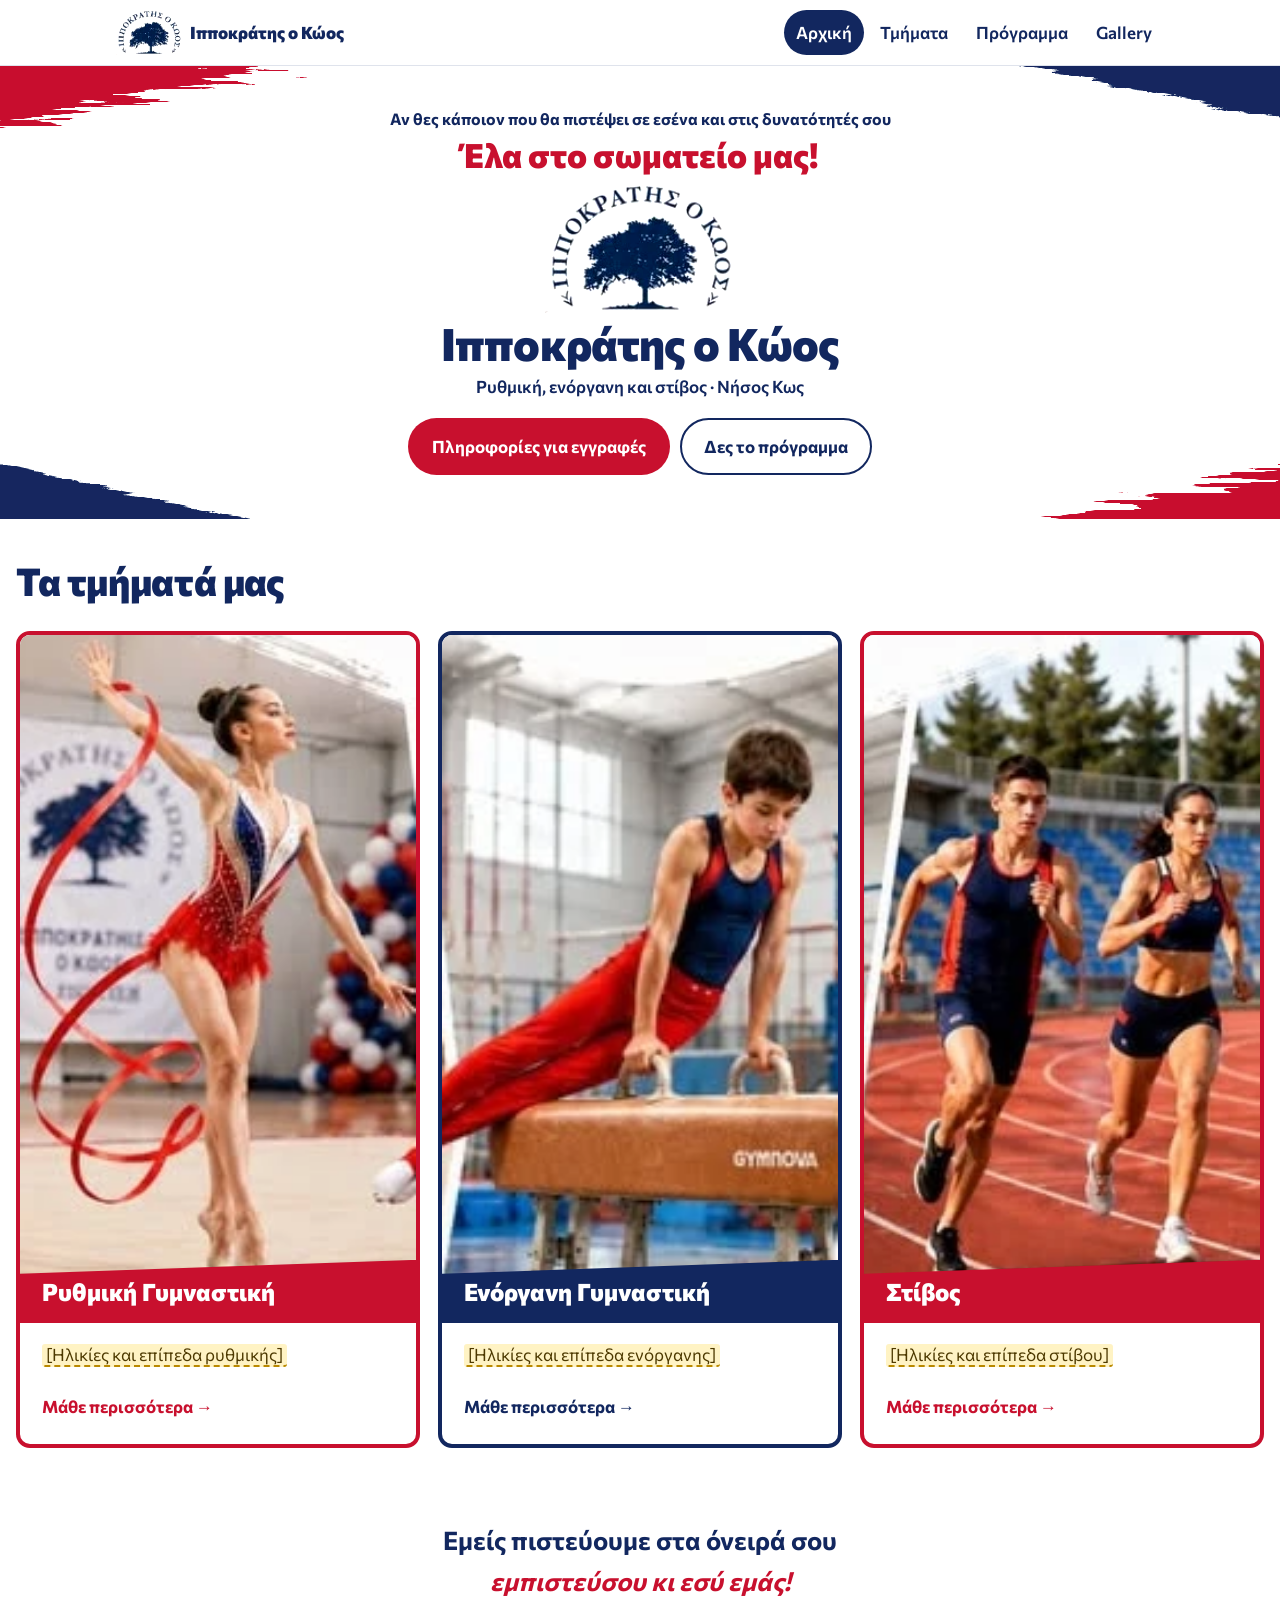
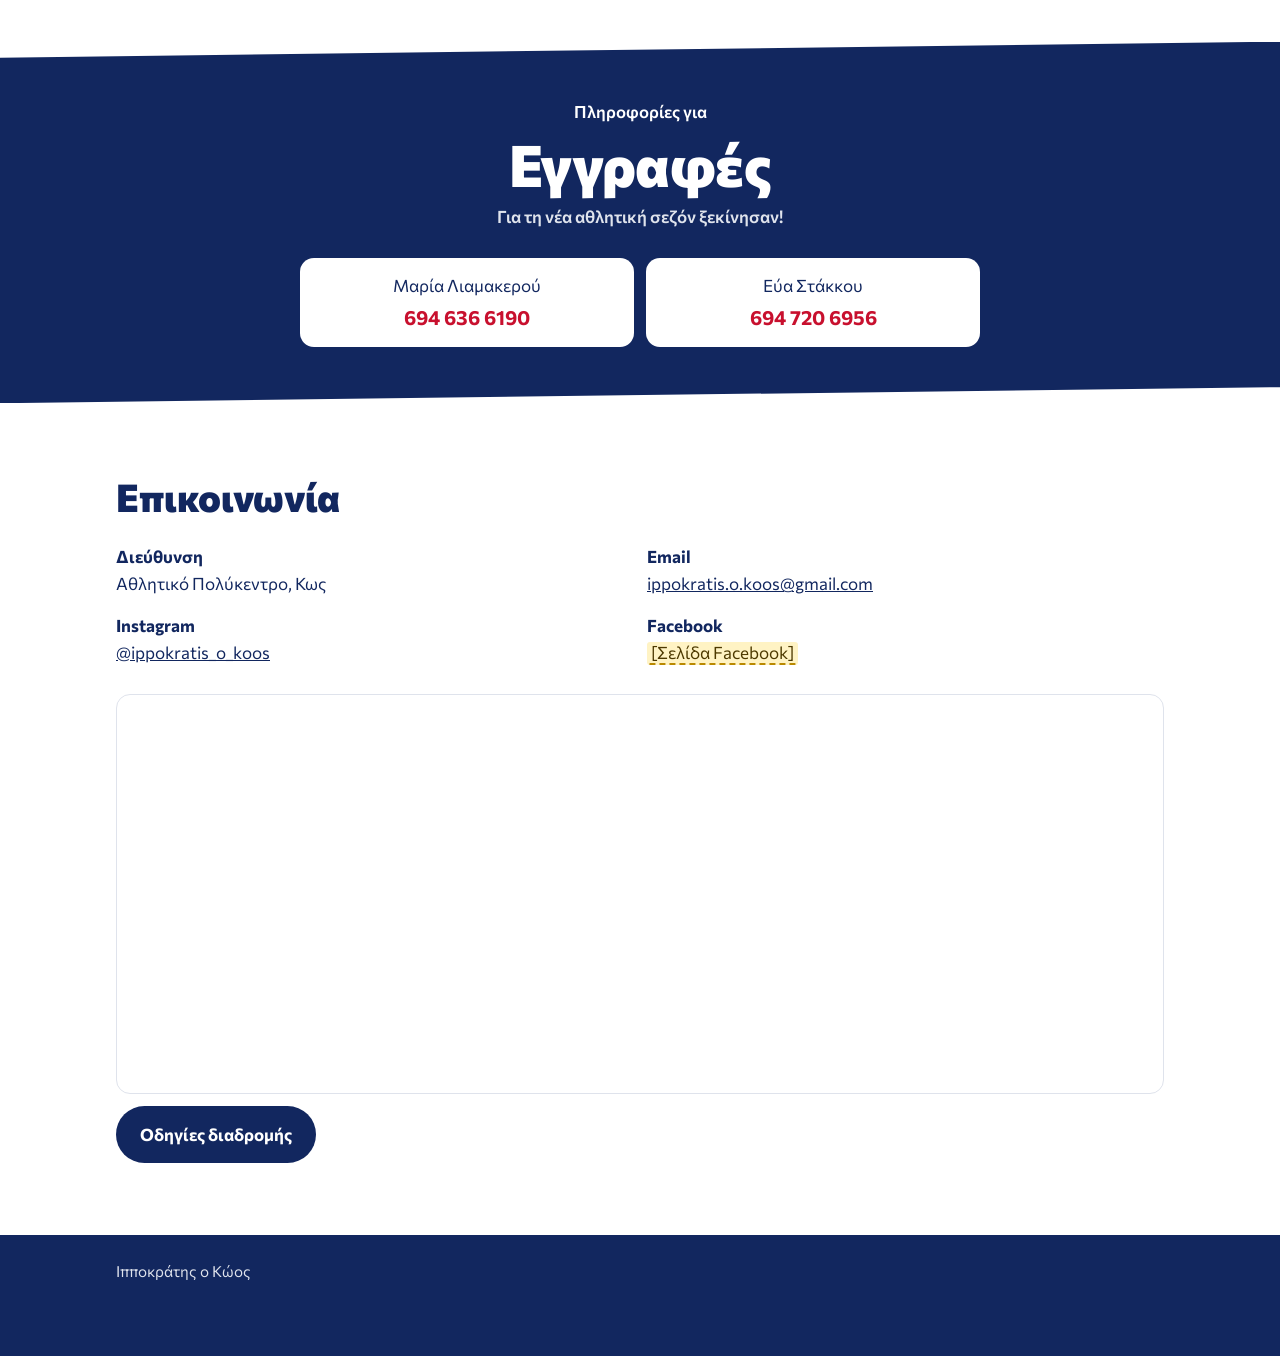
<file: site/index.html>
<!doctype html>
<html lang="el">
<head>
  <meta charset="utf-8">
  <meta name="viewport" content="width=device-width, initial-scale=1">
  <title>Ιπποκράτης ο Κώος | Αρχική</title>
  <meta name="description" content="Ιπποκράτης ο Κώος: σύλλογος ρυθμικής, ενόργανης γυμναστικής και στίβου στην Κω.">
  <link rel="preconnect" href="https://fonts.googleapis.com">
  <link rel="preconnect" href="https://fonts.gstatic.com" crossorigin>
  <link href="https://fonts.googleapis.com/css2?family=Commissioner:wght@400;600;700;800&display=swap" rel="stylesheet">
  <link rel="stylesheet" href="styles.css">
  <script src="site.js"></script>
</head>
<body>
  <header class="header">
    <div class="wrap">
      <a class="logo" href="index.html"><span class="emblem" aria-hidden="true"></span>Ιπποκράτης ο Κώος</a>
      <button class="nav-toggle" type="button" aria-expanded="false" aria-controls="main-nav" aria-label="Μενού">☰</button>
      <nav class="nav" id="main-nav" aria-label="Κύρια πλοήγηση">
        <a href="index.html" aria-current="page">Αρχική</a>
        <a href="tmimata.html">Τμήματα</a>
        <a href="program.html">Πρόγραμμα</a>
        <a href="gallery.html">Gallery</a>
      </nav>
    </div>
  </header>

  <main>
    <section class="hero">
      <svg class="hero-brush" viewBox="0 0 1000 1000" preserveAspectRatio="none" aria-hidden="true">
        <defs>
          <filter id="brush" x="-20%" y="-20%" width="140%" height="140%">
            <feTurbulence type="fractalNoise" baseFrequency="0.012 0.09" numOctaves="3" seed="4"/>
            <feDisplacementMap in="SourceGraphic" scale="70"/>
          </filter>
        </defs>
        <g filter="url(#brush)">
          <polygon points="-60,-60 330,-60 -60,170" fill="#c8102e"/>
          <polygon points="700,-60 1060,-60 1060,150" fill="#12275f"/>
          <polygon points="-60,840 -60,1060 280,1060" fill="#12275f"/>
          <polygon points="1060,850 1060,1060 730,1060" fill="#c8102e"/>
        </g>
      </svg>
      <div class="wrap">
        <p class="hero-slogan">Αν θες κάποιον που θα πιστέψει σε εσένα και στις δυνατότητές σου</p>
        <p class="hero-call">Έλα στο σωματείο μας!</p>
        <div class="emblem" role="img" aria-label="Το σήμα του συλλόγου Ιπποκράτης ο Κώος"></div>
        <h1>Ιπποκράτης ο Κώος</h1>
        <p class="hero-place">Ρυθμική, ενόργανη και στίβος · Νήσος Κως</p>
        <div class="actions">
          <a class="btn btn-primary" href="#eggrafes">Πληροφορίες για εγγραφές</a>
          <a class="btn btn-ghost" href="program.html">Δες το πρόγραμμα</a>
        </div>
      </div>
    </section>

    <section class="section">
      <div class="wrap wrap-wide">
        <h2>Τα τμήματά μας</h2>
        <div class="groups">
          <a class="group g-rythmiki" href="tmimata.html#rythmiki">
            <div class="group-photo" role="img" aria-label="Αθλήτρια ρυθμικής με κορδέλα"></div>
            <h3>Ρυθμική Γυμναστική</h3>
            <p><span class="ph">[Ηλικίες και επίπεδα ρυθμικής]</span></p>
            <p class="group-more">Μάθε περισσότερα →</p>
          </a>
          <a class="group g-enorgani" href="tmimata.html#enorgani">
            <div class="group-photo" role="img" aria-label="Αθλητής ενόργανης στον πλάγιο ίππο"></div>
            <h3>Ενόργανη Γυμναστική</h3>
            <p><span class="ph">[Ηλικίες και επίπεδα ενόργανης]</span></p>
            <p class="group-more">Μάθε περισσότερα →</p>
          </a>
          <a class="group g-stivos" href="tmimata.html#stivos">
            <div class="group-photo" role="img" aria-label="Αθλητές στίβου τρέχουν στον διάδρομο"></div>
            <h3>Στίβος</h3>
            <p><span class="ph">[Ηλικίες και επίπεδα στίβου]</span></p>
            <p class="group-more">Μάθε περισσότερα →</p>
          </a>
        </div>
      </div>
    </section>

    <section class="belief">
      <div class="wrap">
        <p>Εμείς πιστεύουμε στα όνειρά σου <em>εμπιστεύσου κι εσύ εμάς!</em></p>
      </div>
    </section>

    <section class="signup" id="eggrafes">
      <div class="wrap">
        <p class="signup-kicker">Πληροφορίες για</p>
        <h2>Εγγραφές</h2>
        <p class="signup-season">Για τη νέα αθλητική σεζόν ξεκίνησαν!</p>
        <div class="people">
          <a class="person" href="tel:+306946366190">Μαρία Λιαμακερού <strong>694 636 6190</strong></a>
          <a class="person" href="tel:+306947206956">Εύα Στάκκου <strong>694 720 6956</strong></a>
        </div>
      </div>
    </section>

    <section class="section" id="contact">
      <div class="wrap">
        <h2>Επικοινωνία</h2>
        <ul class="contact">
          <li><strong>Διεύθυνση</strong> Αθλητικό Πολύκεντρο, Κως</li>
          <li><strong>Email</strong> <a href="mailto:ippokratis.o.koos@gmail.com">ippokratis.o.koos@gmail.com</a></li>
          <li><strong>Instagram</strong> <a href="https://www.instagram.com/ippokratis_o_koos" target="_blank" rel="noopener">@ippokratis_o_koos</a></li>
          <li><strong>Facebook</strong> <span class="ph">[Σελίδα Facebook]</span></li>
        </ul>
        <div class="map">
          <iframe src="https://www.google.com/maps?q=%CE%9D%CE%AD%CE%BF%20%CE%A3%CF%84%CE%AC%CE%B4%CE%B9%CE%BF%20%CE%91%CE%BD%CF%84%CE%B1%CE%B3%CF%8C%CF%81%CE%B1%CF%82%20%CE%9A%CF%89&output=embed" title="Χάρτης: Αθλητικό Πολύκεντρο, Κως" loading="lazy" referrerpolicy="no-referrer-when-downgrade"></iframe>
          <a class="btn btn-dark" href="https://www.google.com/maps/dir/?api=1&destination=%CE%9D%CE%AD%CE%BF%20%CE%A3%CF%84%CE%AC%CE%B4%CE%B9%CE%BF%20%CE%91%CE%BD%CF%84%CE%B1%CE%B3%CF%8C%CF%81%CE%B1%CF%82%20%CE%9A%CF%89" target="_blank" rel="noopener">Οδηγίες διαδρομής</a>
        </div>
      </div>
    </section>
  </main>

  <div class="call-bar">
    <a href="tel:+306946366190" aria-label="Κλήση στη Μαρία Λιαμακερού">Κλήση: Μαρία</a>
    <a href="tel:+306947206956" aria-label="Κλήση στην Εύα Στάκκου">Κλήση: Εύα</a>
  </div>

  <footer class="footer">
    <div class="wrap">Ιπποκράτης ο Κώος</div>
  </footer>
</body>
</html>
</file>
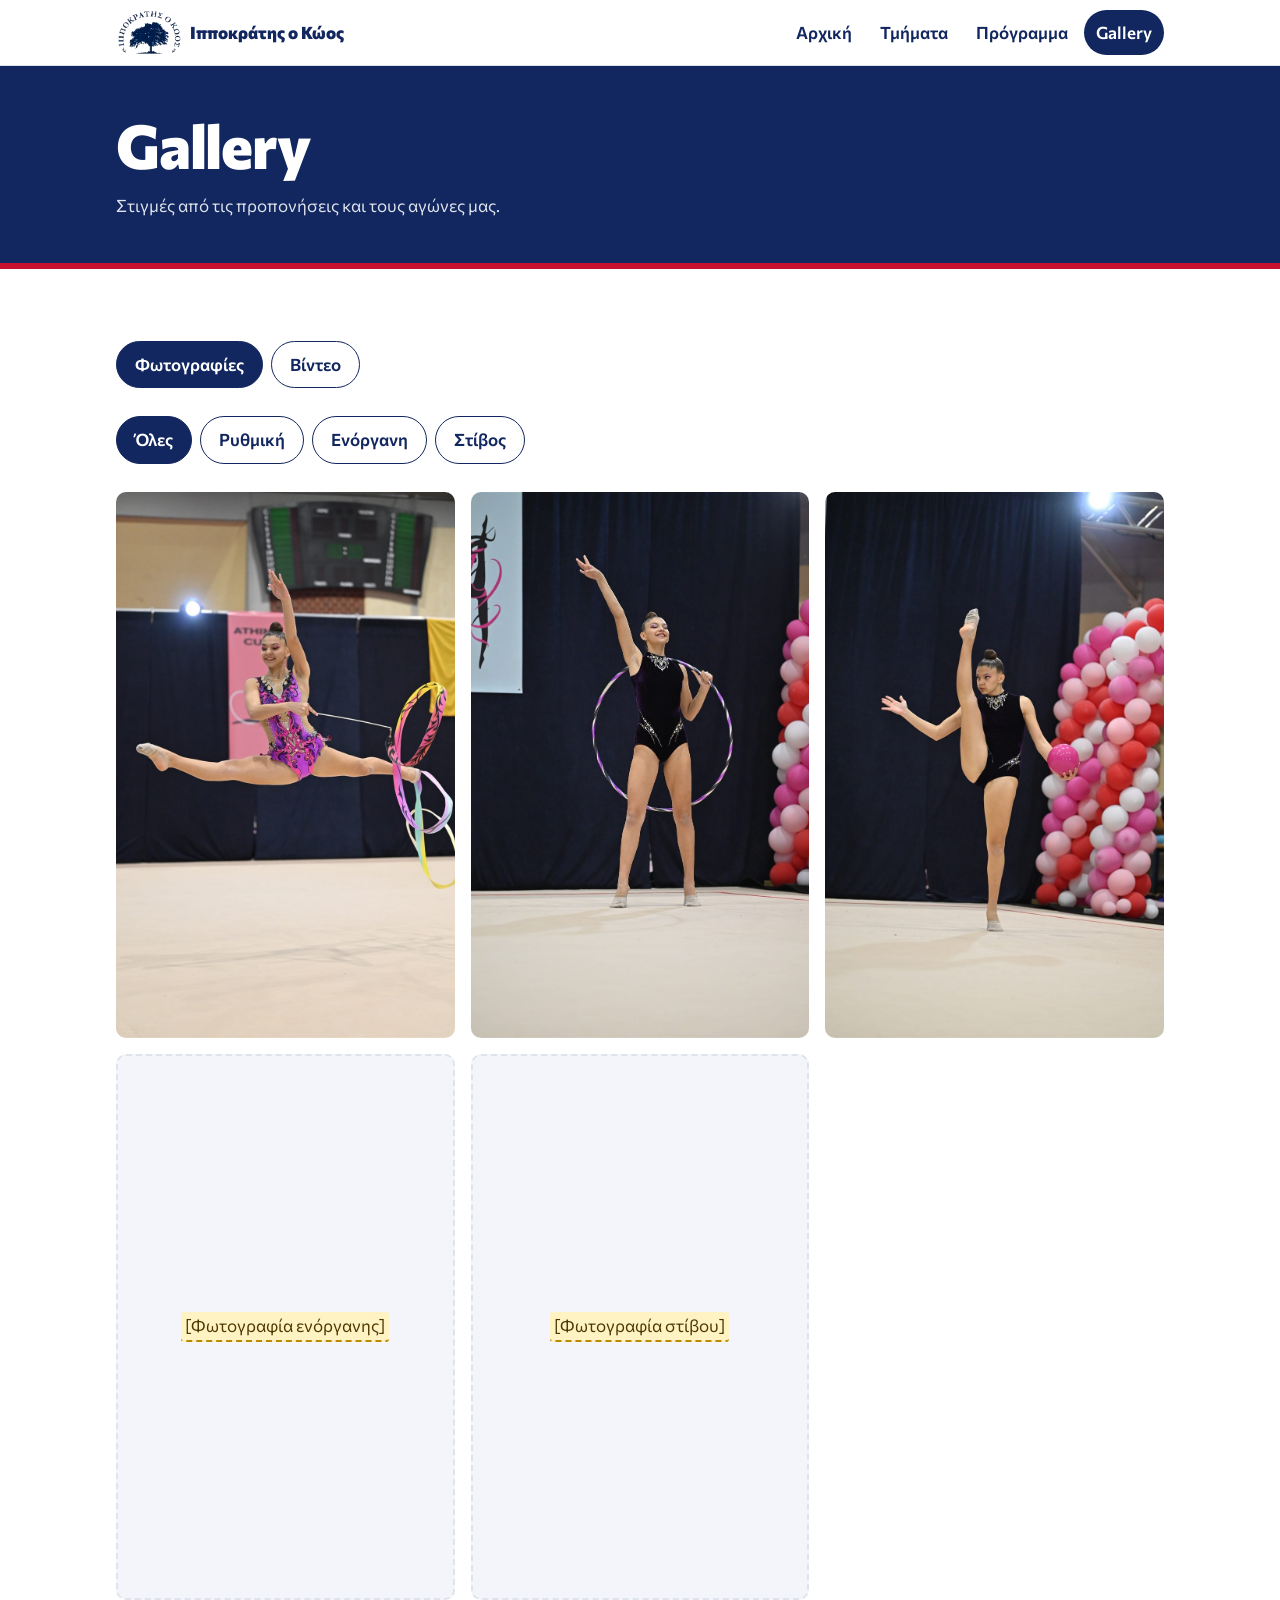
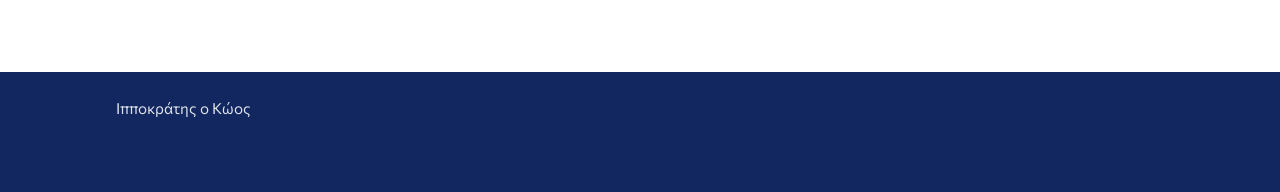
<file: site/gallery.html>
<!doctype html>
<html lang="el">
<head>
  <meta charset="utf-8">
  <meta name="viewport" content="width=device-width, initial-scale=1">
  <title>Ιπποκράτης ο Κώος | Gallery</title>
  <meta name="description" content="Φωτογραφίες και βίντεο από τον σύλλογο Ιπποκράτης ο Κώος.">
  <link rel="preconnect" href="https://fonts.googleapis.com">
  <link rel="preconnect" href="https://fonts.gstatic.com" crossorigin>
  <link href="https://fonts.googleapis.com/css2?family=Commissioner:wght@400;600;700;800&display=swap" rel="stylesheet">
  <link rel="stylesheet" href="styles.css">
  <script src="site.js"></script>
</head>
<body>
  <header class="header">
    <div class="wrap">
      <a class="logo" href="index.html"><span class="emblem" aria-hidden="true"></span>Ιπποκράτης ο Κώος</a>
      <button class="nav-toggle" type="button" aria-expanded="false" aria-controls="main-nav" aria-label="Μενού">☰</button>
      <nav class="nav" id="main-nav" aria-label="Κύρια πλοήγηση">
        <a href="index.html">Αρχική</a>
        <a href="tmimata.html">Τμήματα</a>
        <a href="program.html">Πρόγραμμα</a>
        <a href="gallery.html" aria-current="page">Gallery</a>
      </nav>
    </div>
  </header>

  <main>
    <section class="page-head">
      <div class="wrap">
        <h1>Gallery</h1>
        <p>Στιγμές από τις προπονήσεις και τους αγώνες μας.</p>
      </div>
    </section>

    <section class="section">
      <div class="wrap">
        <div class="filters" role="group" aria-label="Κατηγορία">
          <button type="button" data-tab="fotografies" aria-pressed="true">Φωτογραφίες</button>
          <button type="button" data-tab="video" aria-pressed="false">Βίντεο</button>
        </div>

        <div id="fotografies">
          <div class="filters" role="group" aria-label="Φίλτρο αθλήματος">
            <button type="button" data-filter="all" aria-pressed="true">Όλες</button>
            <button type="button" data-filter="rythmiki" aria-pressed="false">Ρυθμική</button>
            <button type="button" data-filter="enorgani" aria-pressed="false">Ενόργανη</button>
            <button type="button" data-filter="stivos" aria-pressed="false">Στίβος</button>
          </div>

          <div class="media-grid">
            <img class="media-item" data-group="rythmiki" src="images/rythmiki-9996.jpg" alt="Αθλήτρια ρυθμικής σε άλμα με κορδέλα" width="933" height="1400" loading="lazy">
            <img class="media-item" data-group="rythmiki" src="images/rythmiki-2282.jpg" alt="Αθλήτρια ρυθμικής με στεφάνι" width="933" height="1400" loading="lazy">
            <img class="media-item" data-group="rythmiki" src="images/rythmiki-9930.jpg" alt="Αθλήτρια ρυθμικής με μπάλα" width="933" height="1400" loading="lazy">
            <div class="media-empty" data-group="enorgani"><span class="ph">[Φωτογραφία ενόργανης]</span></div>
            <div class="media-empty" data-group="stivos"><span class="ph">[Φωτογραφία στίβου]</span></div>
          </div>
        </div>

        <div class="video-grid" id="video" hidden>
          <div class="media-empty media-empty-video"><span class="ph">[Βίντεο]</span></div>
          <div class="media-empty media-empty-video"><span class="ph">[Βίντεο]</span></div>
        </div>
      </div>
    </section>
  </main>

  <div class="call-bar">
    <a href="tel:+306946366190" aria-label="Κλήση στη Μαρία Λιαμακερού">Κλήση: Μαρία</a>
    <a href="tel:+306947206956" aria-label="Κλήση στην Εύα Στάκκου">Κλήση: Εύα</a>
  </div>

  <footer class="footer">
    <div class="wrap">Ιπποκράτης ο Κώος</div>
  </footer>

  <script>
    const tabs = document.querySelectorAll('[data-tab]');
    function showTab(name) {
      tabs.forEach((tab) => {
        const active = tab.dataset.tab === name;
        tab.setAttribute('aria-pressed', String(active));
        document.getElementById(tab.dataset.tab).hidden = !active;
      });
    }
    tabs.forEach((tab) => tab.addEventListener('click', () => showTab(tab.dataset.tab)));
    if (location.hash === '#video') showTab('video');

    const buttons = document.querySelectorAll('[data-filter]');
    buttons.forEach((button) => {
      button.addEventListener('click', () => {
        const filter = button.dataset.filter;
        buttons.forEach((b) => b.setAttribute('aria-pressed', String(b === button)));
        document.querySelectorAll('.media-grid [data-group]').forEach((item) => {
          item.hidden = filter !== 'all' && item.dataset.group !== filter;
        });
      });
    });
  </script>
</body>
</html>
</file>
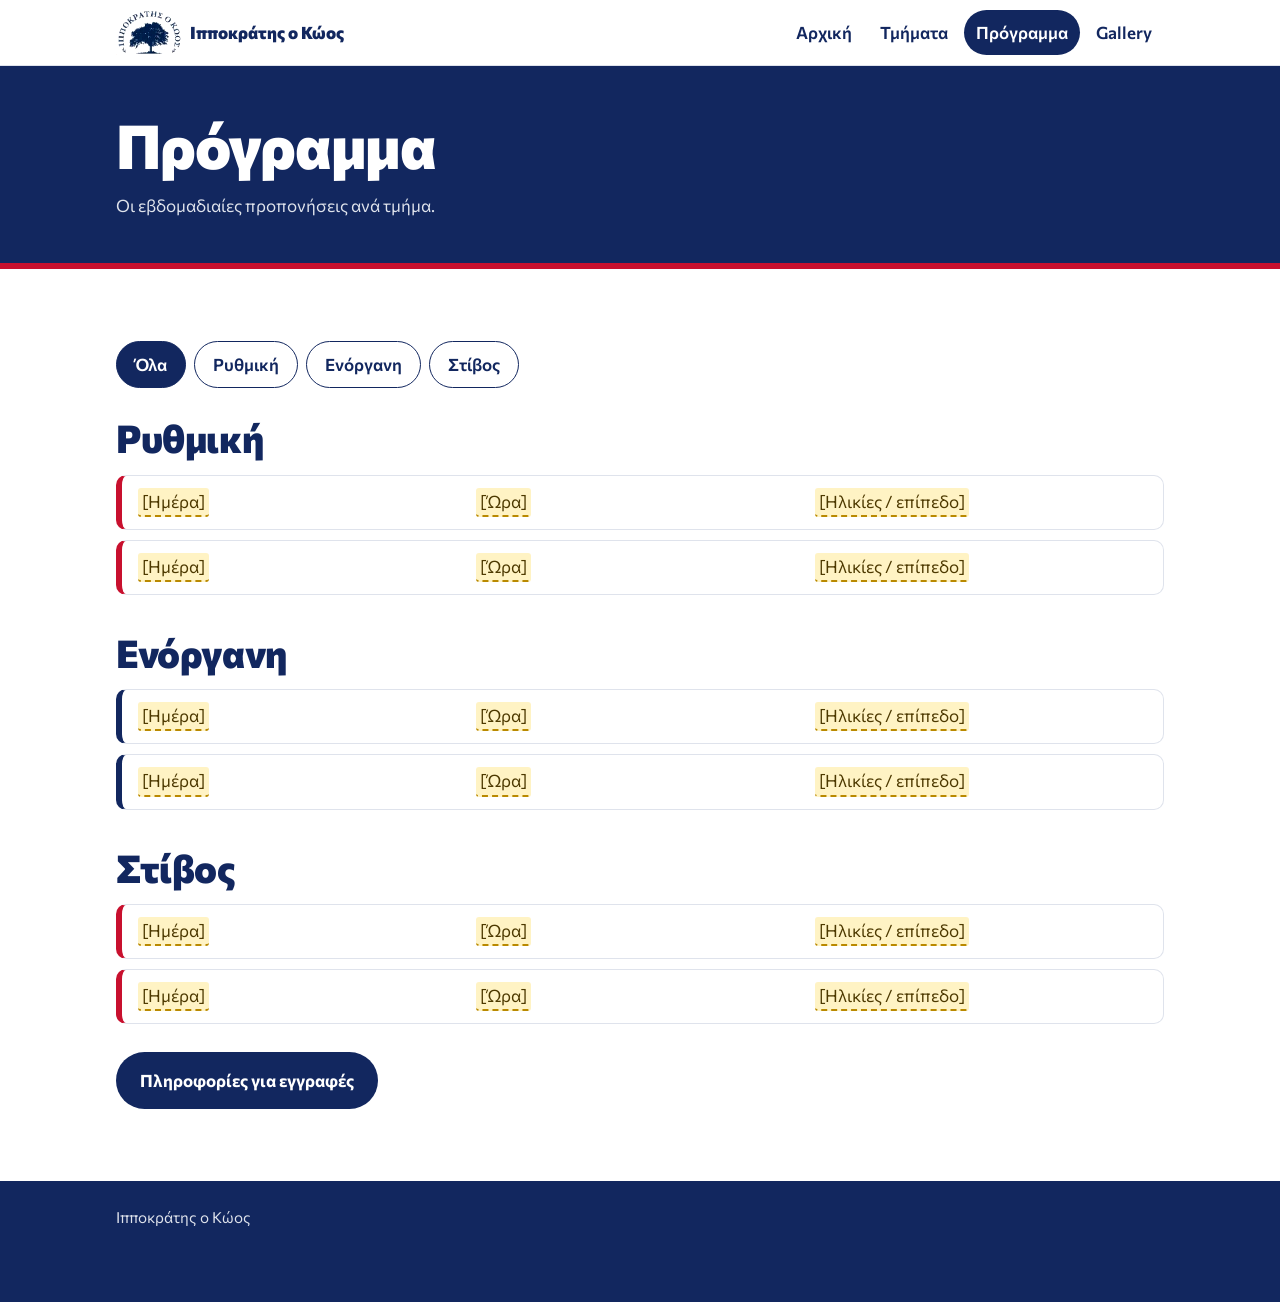
<file: site/program.html>
<!doctype html>
<html lang="el">
<head>
  <meta charset="utf-8">
  <meta name="viewport" content="width=device-width, initial-scale=1">
  <title>Ιπποκράτης ο Κώος | Πρόγραμμα</title>
  <meta name="description" content="Το εβδομαδιαίο πρόγραμμα προπονήσεων ρυθμικής, ενόργανης και στίβου.">
  <link rel="preconnect" href="https://fonts.googleapis.com">
  <link rel="preconnect" href="https://fonts.gstatic.com" crossorigin>
  <link href="https://fonts.googleapis.com/css2?family=Commissioner:wght@400;600;700;800&display=swap" rel="stylesheet">
  <link rel="stylesheet" href="styles.css">
  <script src="site.js"></script>
</head>
<body>
  <header class="header">
    <div class="wrap">
      <a class="logo" href="index.html"><span class="emblem" aria-hidden="true"></span>Ιπποκράτης ο Κώος</a>
      <button class="nav-toggle" type="button" aria-expanded="false" aria-controls="main-nav" aria-label="Μενού">☰</button>
      <nav class="nav" id="main-nav" aria-label="Κύρια πλοήγηση">
        <a href="index.html">Αρχική</a>
        <a href="tmimata.html">Τμήματα</a>
        <a href="program.html" aria-current="page">Πρόγραμμα</a>
        <a href="gallery.html">Gallery</a>
      </nav>
    </div>
  </header>

  <main>
    <section class="page-head">
      <div class="wrap">
        <h1>Πρόγραμμα</h1>
        <p>Οι εβδομαδιαίες προπονήσεις ανά τμήμα.</p>
      </div>
    </section>

    <section class="section">
      <div class="wrap">
        <div class="filters" role="group" aria-label="Φίλτρο τμήματος">
          <button type="button" data-filter="all" aria-pressed="true">Όλα</button>
          <button type="button" data-filter="rythmiki" aria-pressed="false">Ρυθμική</button>
          <button type="button" data-filter="enorgani" aria-pressed="false">Ενόργανη</button>
          <button type="button" data-filter="stivos" aria-pressed="false">Στίβος</button>
        </div>

        <div class="schedule">
          <div class="dept g-rythmiki" id="rythmiki" data-group="rythmiki">
            <h2>Ρυθμική</h2>
            <ul class="classes">
              <li class="class"><span class="ph">[Ημέρα]</span><span class="ph">[Ώρα]</span><span class="ph">[Ηλικίες / επίπεδο]</span></li>
              <li class="class"><span class="ph">[Ημέρα]</span><span class="ph">[Ώρα]</span><span class="ph">[Ηλικίες / επίπεδο]</span></li>
            </ul>
          </div>
          <div class="dept g-enorgani" id="enorgani" data-group="enorgani">
            <h2>Ενόργανη</h2>
            <ul class="classes">
              <li class="class"><span class="ph">[Ημέρα]</span><span class="ph">[Ώρα]</span><span class="ph">[Ηλικίες / επίπεδο]</span></li>
              <li class="class"><span class="ph">[Ημέρα]</span><span class="ph">[Ώρα]</span><span class="ph">[Ηλικίες / επίπεδο]</span></li>
            </ul>
          </div>
          <div class="dept g-stivos" id="stivos" data-group="stivos">
            <h2>Στίβος</h2>
            <ul class="classes">
              <li class="class"><span class="ph">[Ημέρα]</span><span class="ph">[Ώρα]</span><span class="ph">[Ηλικίες / επίπεδο]</span></li>
              <li class="class"><span class="ph">[Ημέρα]</span><span class="ph">[Ώρα]</span><span class="ph">[Ηλικίες / επίπεδο]</span></li>
            </ul>
          </div>
        </div>

        <div class="actions">
          <a class="btn btn-dark" href="index.html#eggrafes">Πληροφορίες για εγγραφές</a>
        </div>
      </div>
    </section>
  </main>

  <div class="call-bar">
    <a href="tel:+306946366190" aria-label="Κλήση στη Μαρία Λιαμακερού">Κλήση: Μαρία</a>
    <a href="tel:+306947206956" aria-label="Κλήση στην Εύα Στάκκου">Κλήση: Εύα</a>
  </div>

  <footer class="footer">
    <div class="wrap">Ιπποκράτης ο Κώος</div>
  </footer>

  <script>
    const buttons = document.querySelectorAll('.filters button');
    buttons.forEach((button) => {
      button.addEventListener('click', () => {
        const filter = button.dataset.filter;
        buttons.forEach((b) => b.setAttribute('aria-pressed', String(b === button)));
        document.querySelectorAll('.dept').forEach((dept) => {
          dept.hidden = filter !== 'all' && dept.dataset.group !== filter;
        });
      });
    });
  </script>
</body>
</html>
</file>
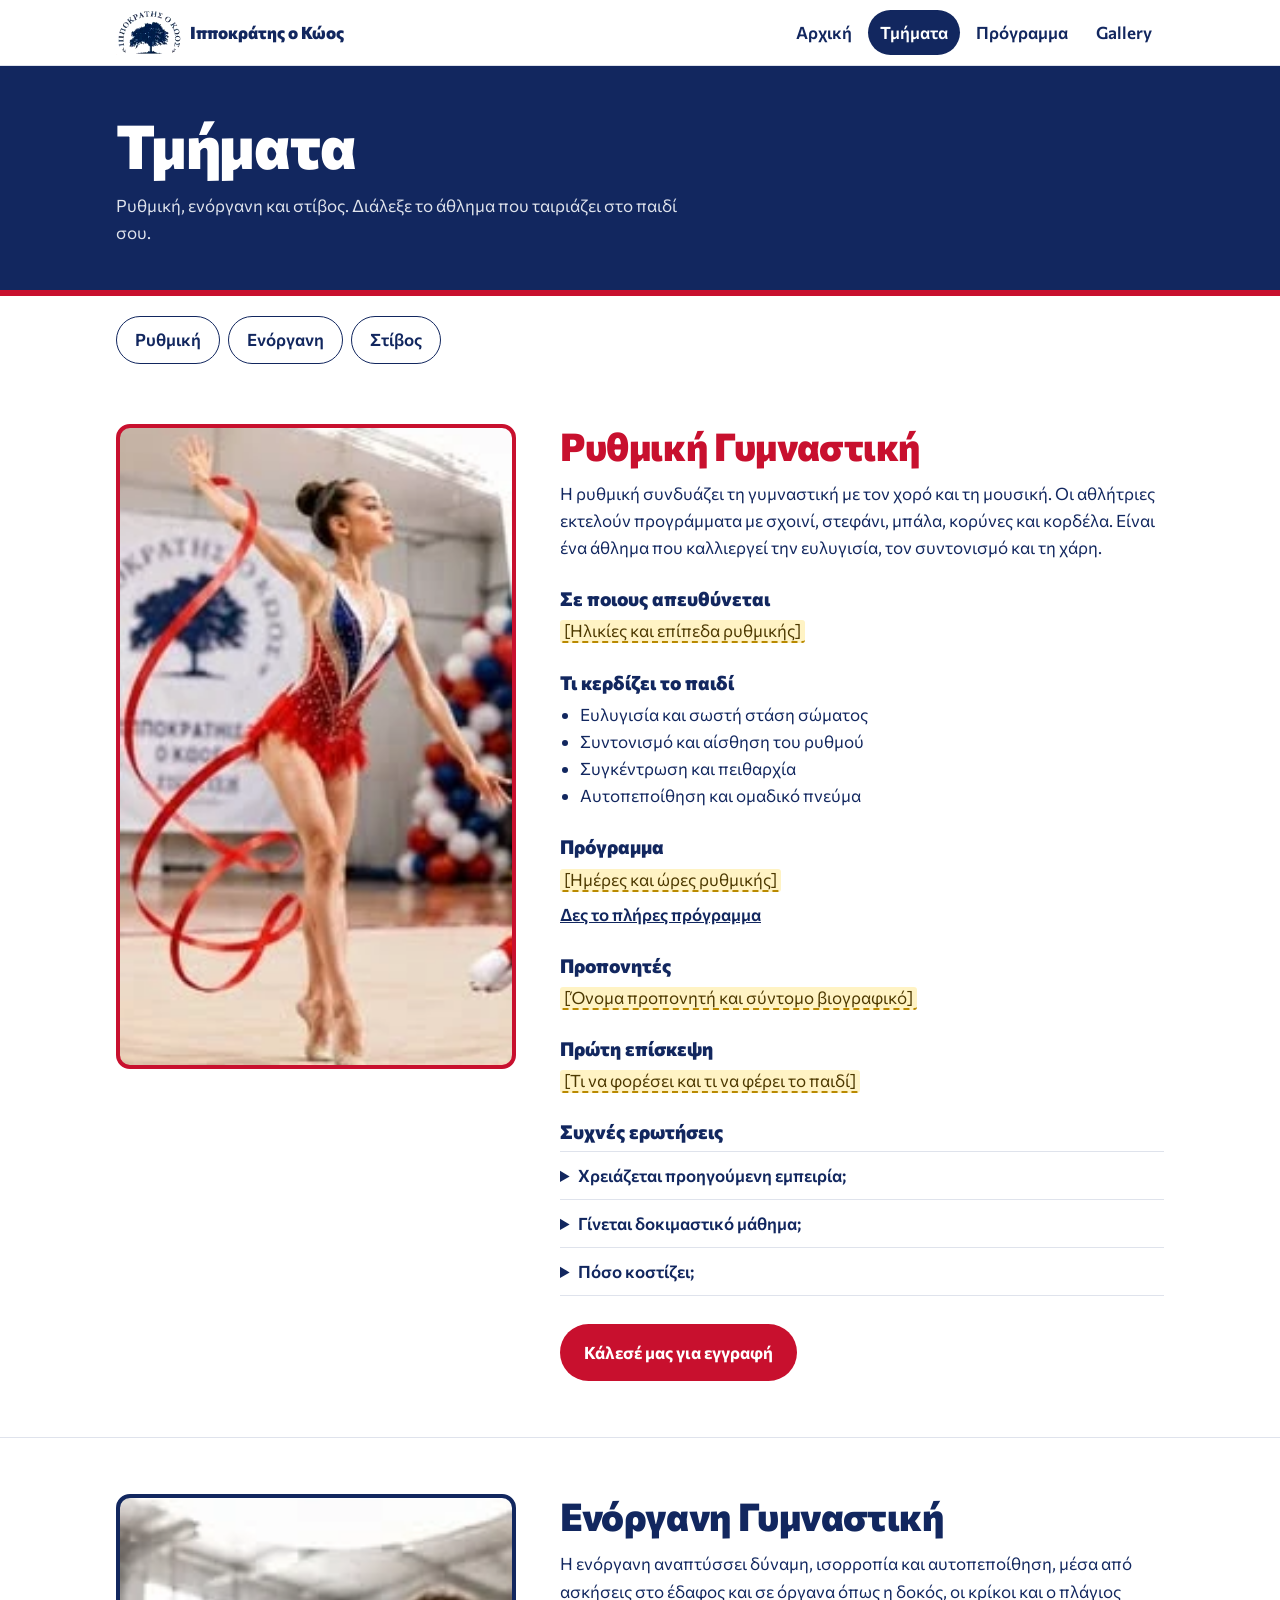
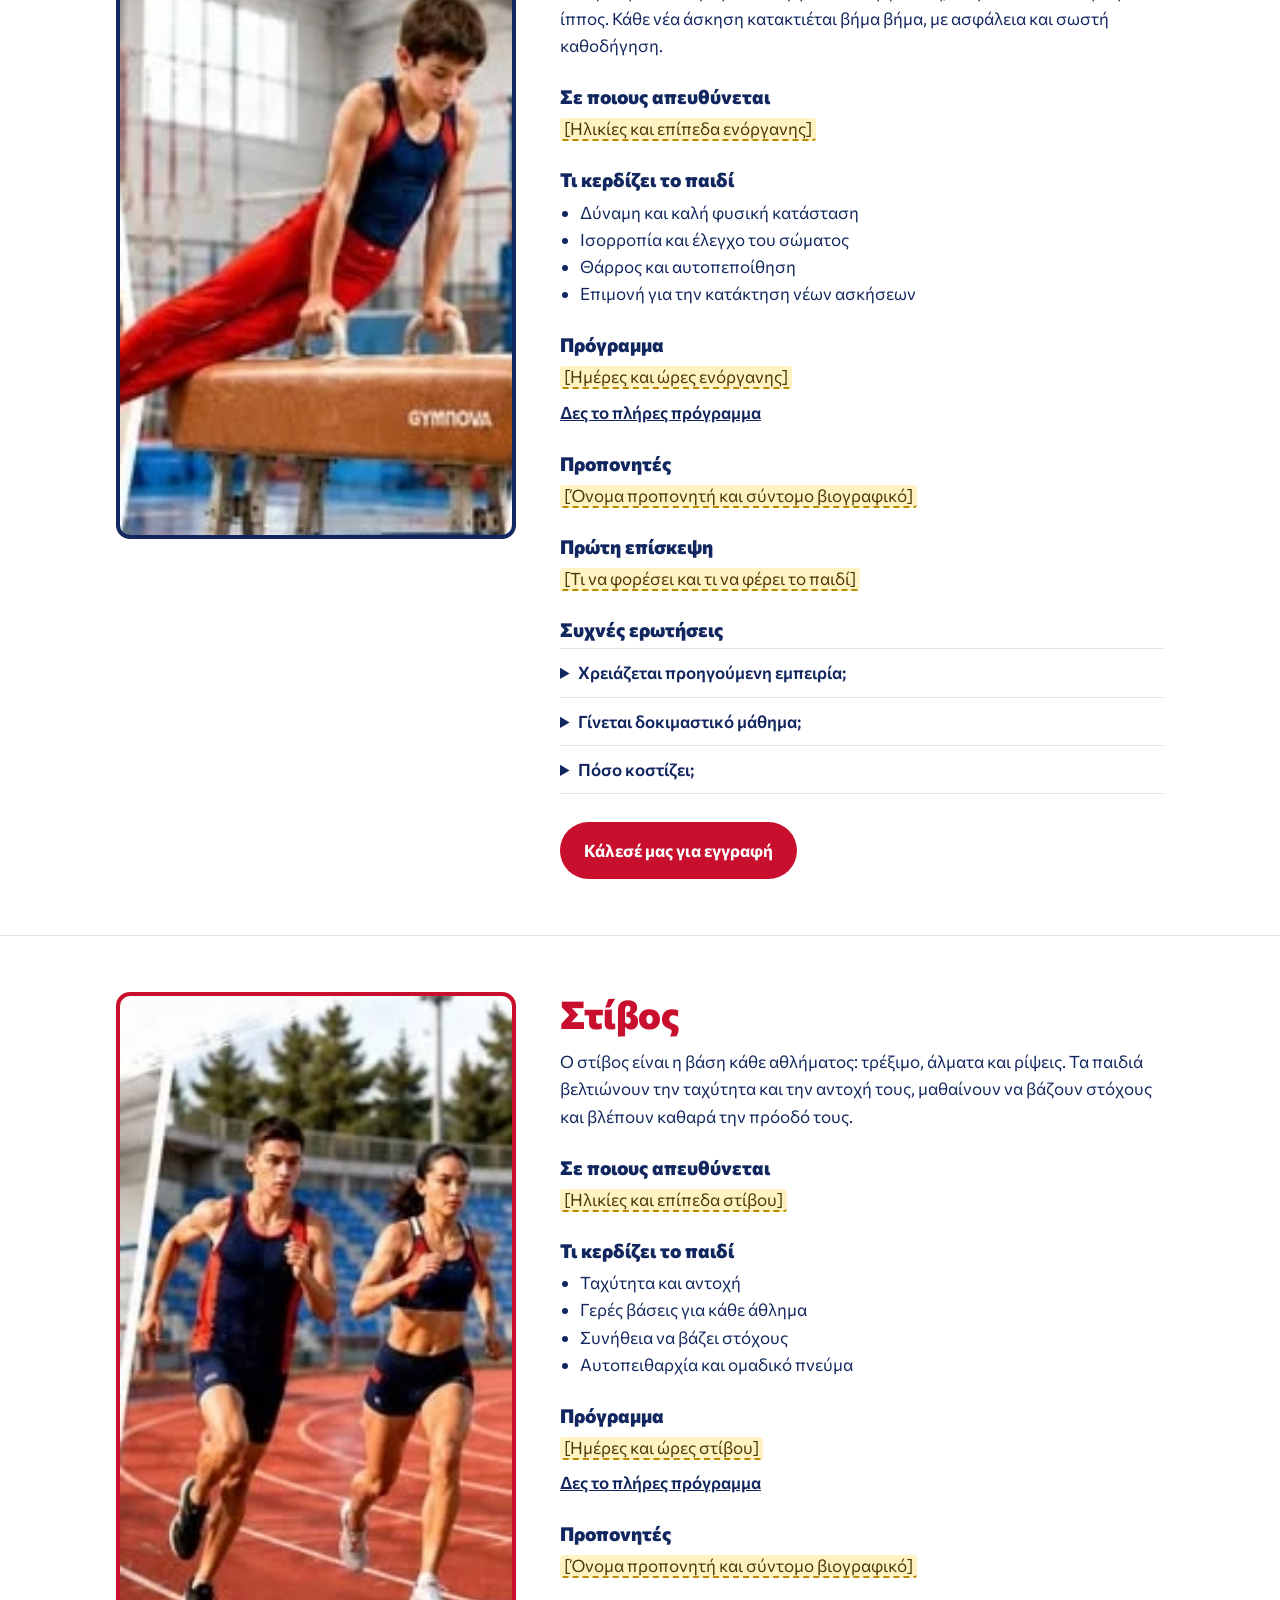
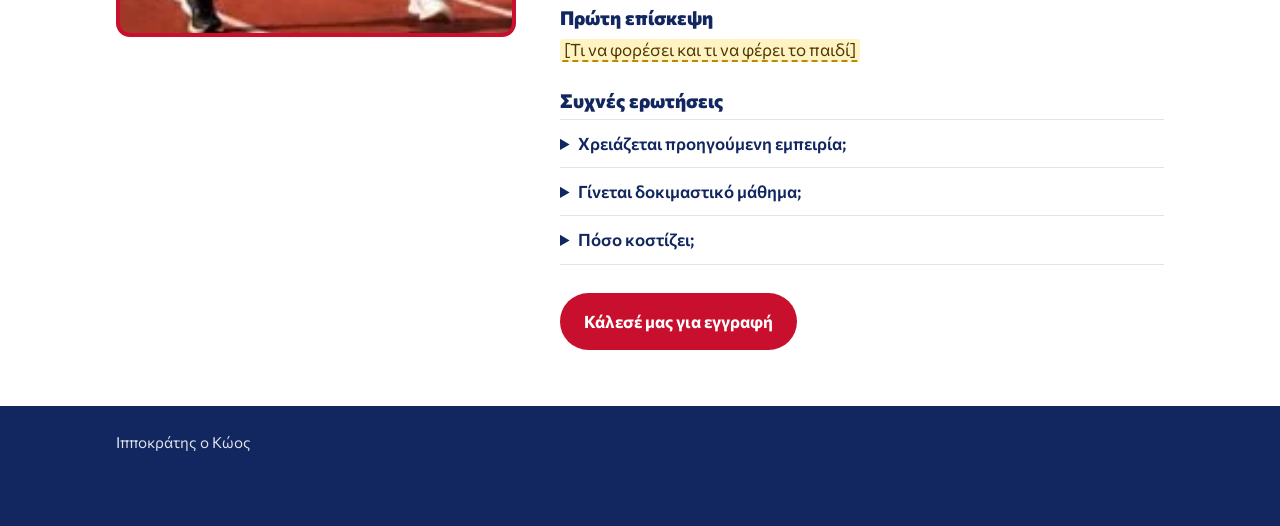
<file: site/tmimata.html>
<!doctype html>
<html lang="el">
<head>
  <meta charset="utf-8">
  <meta name="viewport" content="width=device-width, initial-scale=1">
  <title>Ιπποκράτης ο Κώος | Τμήματα</title>
  <meta name="description" content="Τα τμήματα ρυθμικής, ενόργανης γυμναστικής και στίβου του συλλόγου Ιπποκράτης ο Κώος στην Κω.">
  <link rel="preconnect" href="https://fonts.googleapis.com">
  <link rel="preconnect" href="https://fonts.gstatic.com" crossorigin>
  <link href="https://fonts.googleapis.com/css2?family=Commissioner:wght@400;600;700;800&display=swap" rel="stylesheet">
  <link rel="stylesheet" href="styles.css">
  <script src="site.js"></script>
</head>
<body>
  <header class="header">
    <div class="wrap">
      <a class="logo" href="index.html"><span class="emblem" aria-hidden="true"></span>Ιπποκράτης ο Κώος</a>
      <button class="nav-toggle" type="button" aria-expanded="false" aria-controls="main-nav" aria-label="Μενού">☰</button>
      <nav class="nav" id="main-nav" aria-label="Κύρια πλοήγηση">
        <a href="index.html">Αρχική</a>
        <a href="tmimata.html" aria-current="page">Τμήματα</a>
        <a href="program.html">Πρόγραμμα</a>
        <a href="gallery.html">Gallery</a>
      </nav>
    </div>
  </header>

  <main>
    <section class="page-head">
      <div class="wrap">
        <h1>Τμήματα</h1>
        <p>Ρυθμική, ενόργανη και στίβος. Διάλεξε το άθλημα που ταιριάζει στο παιδί σου.</p>
      </div>
    </section>

    <nav class="jump wrap" aria-label="Μετάβαση σε τμήμα">
      <a href="#rythmiki">Ρυθμική</a>
      <a href="#enorgani">Ενόργανη</a>
      <a href="#stivos">Στίβος</a>
    </nav>

    <section class="sport g-rythmiki" id="rythmiki">
      <div class="wrap sport-layout">
        <div class="sport-photo group-photo" role="img" aria-label="Αθλήτρια ρυθμικής με κορδέλα"></div>
        <div class="sport-body">
          <h2>Ρυθμική Γυμναστική</h2>
          <p class="sport-intro">Η ρυθμική συνδυάζει τη γυμναστική με τον χορό και τη μουσική. Οι αθλήτριες εκτελούν προγράμματα με σχοινί, στεφάνι, μπάλα, κορύνες και κορδέλα. Είναι ένα άθλημα που καλλιεργεί την ευλυγισία, τον συντονισμό και τη χάρη.</p>

          <h3>Σε ποιους απευθύνεται</h3>
          <p><span class="ph">[Ηλικίες και επίπεδα ρυθμικής]</span></p>

          <h3>Τι κερδίζει το παιδί</h3>
          <ul class="benefits">
            <li>Ευλυγισία και σωστή στάση σώματος</li>
            <li>Συντονισμό και αίσθηση του ρυθμού</li>
            <li>Συγκέντρωση και πειθαρχία</li>
            <li>Αυτοπεποίθηση και ομαδικό πνεύμα</li>
          </ul>

          <h3>Πρόγραμμα</h3>
          <p><span class="ph">[Ημέρες και ώρες ρυθμικής]</span></p>
          <p class="sport-link"><a href="program.html#rythmiki">Δες το πλήρες πρόγραμμα</a></p>

          <h3>Προπονητές</h3>
          <p><span class="ph">[Όνομα προπονητή και σύντομο βιογραφικό]</span></p>

          <h3>Πρώτη επίσκεψη</h3>
          <p><span class="ph">[Τι να φορέσει και τι να φέρει το παιδί]</span></p>

          <h3>Συχνές ερωτήσεις</h3>
          <details>
            <summary>Χρειάζεται προηγούμενη εμπειρία;</summary>
            <p><span class="ph">[Απάντηση]</span></p>
          </details>
          <details>
            <summary>Γίνεται δοκιμαστικό μάθημα;</summary>
            <p><span class="ph">[Απάντηση]</span></p>
          </details>
          <details>
            <summary>Πόσο κοστίζει;</summary>
            <p><span class="ph">[Απάντηση]</span></p>
          </details>

          <a class="btn btn-primary sport-cta" href="index.html#eggrafes">Κάλεσέ μας για εγγραφή</a>
        </div>
      </div>
    </section>

    <section class="sport g-enorgani" id="enorgani">
      <div class="wrap sport-layout">
        <div class="sport-photo group-photo" role="img" aria-label="Αθλητής ενόργανης στον πλάγιο ίππο"></div>
        <div class="sport-body">
          <h2>Ενόργανη Γυμναστική</h2>
          <p class="sport-intro">Η ενόργανη αναπτύσσει δύναμη, ισορροπία και αυτοπεποίθηση, μέσα από ασκήσεις στο έδαφος και σε όργανα όπως η δοκός, οι κρίκοι και ο πλάγιος ίππος. Κάθε νέα άσκηση κατακτιέται βήμα βήμα, με ασφάλεια και σωστή καθοδήγηση.</p>

          <h3>Σε ποιους απευθύνεται</h3>
          <p><span class="ph">[Ηλικίες και επίπεδα ενόργανης]</span></p>

          <h3>Τι κερδίζει το παιδί</h3>
          <ul class="benefits">
            <li>Δύναμη και καλή φυσική κατάσταση</li>
            <li>Ισορροπία και έλεγχο του σώματος</li>
            <li>Θάρρος και αυτοπεποίθηση</li>
            <li>Επιμονή για την κατάκτηση νέων ασκήσεων</li>
          </ul>

          <h3>Πρόγραμμα</h3>
          <p><span class="ph">[Ημέρες και ώρες ενόργανης]</span></p>
          <p class="sport-link"><a href="program.html#enorgani">Δες το πλήρες πρόγραμμα</a></p>

          <h3>Προπονητές</h3>
          <p><span class="ph">[Όνομα προπονητή και σύντομο βιογραφικό]</span></p>

          <h3>Πρώτη επίσκεψη</h3>
          <p><span class="ph">[Τι να φορέσει και τι να φέρει το παιδί]</span></p>

          <h3>Συχνές ερωτήσεις</h3>
          <details>
            <summary>Χρειάζεται προηγούμενη εμπειρία;</summary>
            <p><span class="ph">[Απάντηση]</span></p>
          </details>
          <details>
            <summary>Γίνεται δοκιμαστικό μάθημα;</summary>
            <p><span class="ph">[Απάντηση]</span></p>
          </details>
          <details>
            <summary>Πόσο κοστίζει;</summary>
            <p><span class="ph">[Απάντηση]</span></p>
          </details>

          <a class="btn btn-primary sport-cta" href="index.html#eggrafes">Κάλεσέ μας για εγγραφή</a>
        </div>
      </div>
    </section>

    <section class="sport g-stivos" id="stivos">
      <div class="wrap sport-layout">
        <div class="sport-photo group-photo" role="img" aria-label="Αθλητές στίβου τρέχουν στον διάδρομο"></div>
        <div class="sport-body">
          <h2>Στίβος</h2>
          <p class="sport-intro">Ο στίβος είναι η βάση κάθε αθλήματος: τρέξιμο, άλματα και ρίψεις. Τα παιδιά βελτιώνουν την ταχύτητα και την αντοχή τους, μαθαίνουν να βάζουν στόχους και βλέπουν καθαρά την πρόοδό τους.</p>

          <h3>Σε ποιους απευθύνεται</h3>
          <p><span class="ph">[Ηλικίες και επίπεδα στίβου]</span></p>

          <h3>Τι κερδίζει το παιδί</h3>
          <ul class="benefits">
            <li>Ταχύτητα και αντοχή</li>
            <li>Γερές βάσεις για κάθε άθλημα</li>
            <li>Συνήθεια να βάζει στόχους</li>
            <li>Αυτοπειθαρχία και ομαδικό πνεύμα</li>
          </ul>

          <h3>Πρόγραμμα</h3>
          <p><span class="ph">[Ημέρες και ώρες στίβου]</span></p>
          <p class="sport-link"><a href="program.html#stivos">Δες το πλήρες πρόγραμμα</a></p>

          <h3>Προπονητές</h3>
          <p><span class="ph">[Όνομα προπονητή και σύντομο βιογραφικό]</span></p>

          <h3>Πρώτη επίσκεψη</h3>
          <p><span class="ph">[Τι να φορέσει και τι να φέρει το παιδί]</span></p>

          <h3>Συχνές ερωτήσεις</h3>
          <details>
            <summary>Χρειάζεται προηγούμενη εμπειρία;</summary>
            <p><span class="ph">[Απάντηση]</span></p>
          </details>
          <details>
            <summary>Γίνεται δοκιμαστικό μάθημα;</summary>
            <p><span class="ph">[Απάντηση]</span></p>
          </details>
          <details>
            <summary>Πόσο κοστίζει;</summary>
            <p><span class="ph">[Απάντηση]</span></p>
          </details>

          <a class="btn btn-primary sport-cta" href="index.html#eggrafes">Κάλεσέ μας για εγγραφή</a>
        </div>
      </div>
    </section>
  </main>

  <div class="call-bar">
    <a href="tel:+306946366190" aria-label="Κλήση στη Μαρία Λιαμακερού">Κλήση: Μαρία</a>
    <a href="tel:+306947206956" aria-label="Κλήση στην Εύα Στάκκου">Κλήση: Εύα</a>
  </div>

  <footer class="footer">
    <div class="wrap">Ιπποκράτης ο Κώος</div>
  </footer>
</body>
</html>
</file>
<file: site/styles.css>
/* Χρώματα συλλόγου */
:root {
  --navy: #12275f;
  --navy-soft: #4a5578;
  --red: #c8102e;
  --red-dark: #9f0c24;
  --paper: #ffffff;
  --tint: #f3f5fa;
  --line: #dfe3ec;
  --radius: 14px;
  --wrap: 1080px;
}

* { box-sizing: border-box; }

html { scroll-behavior: smooth; }

body {
  margin: 0;
  background: var(--paper);
  color: var(--navy);
  font-family: "Commissioner", "Segoe UI", Arial, sans-serif;
  font-size: 17px;
  line-height: 1.6;
}

h1, h2, h3 { line-height: 1.15; margin: 0; font-weight: 800; }
h1 { font-size: clamp(2.2rem, 8vw, 3.8rem); letter-spacing: -0.02em; }
h2 { font-size: clamp(1.6rem, 5vw, 2.4rem); letter-spacing: -0.01em; }
h3 { font-size: 1.2rem; }
p { margin: 0; }
a { color: inherit; }
[hidden] { display: none !important; }

:focus-visible { outline: 3px solid var(--red); outline-offset: 2px; }

.wrap { max-width: var(--wrap); margin: 0 auto; padding: 0 16px; }
.wrap-wide { max-width: 1280px; }
.section { padding: 48px 0; }

/* Στοιχεία που λείπουν και πρέπει να συμπληρωθούν */
.ph {
  background: #fff3c4;
  border-bottom: 2px dashed #b98900;
  color: #4d3900;
  padding: 0 4px;
  border-radius: 3px;
}

.header { background: var(--paper); border-bottom: 1px solid var(--line); }
.header .wrap {
  display: flex;
  flex-wrap: wrap;
  align-items: center;
  justify-content: space-between;
  gap: 8px;
  padding-top: 10px;
  padding-bottom: 10px;
}
.logo {
  display: inline-flex;
  align-items: center;
  gap: 8px;
  font-weight: 800;
  text-decoration: none;
}
/* Προσωρινά: το σήμα κόβεται από την αφίσα μέχρι να μπει το images/logo.png */
.emblem {
  display: block;
  aspect-ratio: 1.5;
  background-image: url("images/afisa.webp");
  background-repeat: no-repeat;
  background-size: 302.3% auto;
  background-position: 50.57% 18.07%;
  mix-blend-mode: multiply;
  filter: contrast(1.08) brightness(1.06);
}
.logo .emblem { width: 66px; }
.nav-toggle {
  display: none;
  font: inherit;
  font-weight: 700;
  padding: 9px 14px;
  border: 2px solid var(--navy);
  border-radius: 999px;
  background: #fff;
  color: var(--navy);
  cursor: pointer;
}
.js .nav-toggle { display: block; }
.nav { display: flex; flex-direction: column; width: 100%; gap: 4px; }
.js .nav { display: none; }
.js .nav.open { display: flex; }
.nav a {
  display: block;
  padding: 9px 12px;
  border-radius: 999px;
  font-weight: 600;
  text-decoration: none;
}
.nav a:hover { background: var(--tint); }
.nav a[aria-current="page"] { background: var(--navy); color: #fff; }

.hero { position: relative; overflow: hidden; text-align: center; }
.hero .wrap { position: relative; padding-top: 36px; padding-bottom: 36px; }
.hero h1 { font-size: clamp(1.8rem, 6vw, 2.8rem); }
.hero .actions { margin-top: 18px; gap: 10px; }
.hero + .section { padding-top: 28px; }
.hero-brush { position: absolute; inset: 0; width: 100%; height: 100%; pointer-events: none; }
.hero-slogan { max-width: 18em; margin: 0 auto; font-size: 1rem; font-weight: 700; }
.hero-call {
  margin-top: 4px;
  color: var(--red);
  font-size: clamp(1.4rem, 5.5vw, 2.1rem);
  font-weight: 800;
  line-height: 1.15;
}
.hero .emblem { width: min(190px, 55%); margin: 12px auto 4px; }
.hero-place { margin-top: 4px; font-weight: 600; }

.actions { display: flex; flex-direction: column; gap: 12px; margin-top: 28px; }
.btn {
  display: block;
  padding: 13px 22px;
  border-radius: 999px;
  border: 2px solid transparent;
  font-weight: 700;
  text-align: center;
  text-decoration: none;
}
.btn-primary { background: var(--red); color: #fff; }
.btn-primary:hover { background: var(--red-dark); }
.btn-ghost { background: #fff; border-color: var(--navy); color: var(--navy); }
.btn-ghost:hover { background: var(--navy); color: #fff; }
.btn-dark { background: var(--navy); color: #fff; }
.btn-dark:hover { background: var(--red); }

.groups { display: grid; gap: 18px; margin-top: 28px; }
.group {
  background: var(--paper);
  border: 4px solid var(--accent);
  border-radius: var(--radius);
  overflow: hidden;
}
/* Προσωρινά: οι φωτογραφίες κόβονται από την αφίσα μέχρι να έρθουν τα κανονικά αρχεία */
.group-photo {
  aspect-ratio: 0.62;
  background-color: var(--tint);
  background-image: url("images/afisa.webp");
  background-repeat: no-repeat;
}
.g-rythmiki .group-photo { background-size: 305.8% auto; background-position: 0.56% 34.95%; }
.g-enorgani .group-photo { background-size: 350.7% auto; background-position: 50% 39.25%; }
.g-stivos .group-photo { background-size: 302.3% auto; background-position: 100% 35.88%; }
.group h3 {
  background: var(--accent);
  color: #fff;
  font-size: 1.5rem;
  padding: 18px 22px 18px;
  clip-path: polygon(0 14px, 100% 0, 100% 100%, 0 100%);
  margin-top: -14px;
  position: relative;
}
.group p { padding: 18px 22px 24px; }

.g-rythmiki { --accent: var(--red); }
.g-enorgani { --accent: var(--navy); }
.g-stivos { --accent: var(--red); }

a.group { display: block; color: inherit; text-decoration: none; transition: transform 0.15s ease; }
a.group:hover { transform: translateY(-3px); }
.group .group-more { padding-top: 0; color: var(--accent); font-weight: 700; }

.jump { display: flex; flex-wrap: wrap; gap: 8px; padding-top: 20px; padding-bottom: 4px; }
.jump a {
  padding: 9px 18px;
  border: 1px solid var(--navy);
  border-radius: 999px;
  font-weight: 600;
  text-decoration: none;
}
.jump a:hover { background: var(--navy); color: #fff; }

.sport { padding: 32px 0 40px; border-bottom: 1px solid var(--line); scroll-margin-top: 8px; }
.sport:last-child { border-bottom: 0; }
.sport-layout { display: grid; gap: 22px; }
.sport-photo { border: 4px solid var(--accent); border-radius: var(--radius); }
.sport h2 { color: var(--accent); }
.sport h3 { margin-top: 26px; margin-bottom: 8px; }
.sport-intro { margin-top: 12px; }
.sport-link { margin-top: 8px; font-weight: 600; }
.benefits { margin: 0; padding-left: 20px; }
.sport details { border-top: 1px solid var(--line); padding: 10px 0; }
.sport details:last-of-type { border-bottom: 1px solid var(--line); }
.sport summary { font-weight: 600; cursor: pointer; }
.sport details p { margin-top: 8px; }
.sport-cta { margin-top: 28px; }

.media-grid { display: grid; grid-template-columns: 1fr 1fr; gap: 10px; }
.video-grid { display: grid; gap: 14px; }
.media-item { border-radius: 10px; }
img.media-item { display: block; width: 100%; height: auto; aspect-ratio: 0.62; object-fit: cover; }
.media-empty {
  display: grid;
  place-items: center;
  aspect-ratio: 0.62;
  padding: 8px;
  text-align: center;
  background: var(--tint);
  border: 2px dashed var(--line);
  border-radius: 10px;
}
.media-empty-video { aspect-ratio: 16 / 9; }

.belief { padding: 0 0 40px; text-align: center; }
.belief p { font-size: clamp(1.2rem, 4vw, 1.6rem); font-weight: 700; }
.belief em { display: block; color: var(--red); }

.signup {
  background: var(--navy);
  color: #fff;
  text-align: center;
  padding: 56px 0;
  clip-path: polygon(0 16px, 100% 0, 100% calc(100% - 16px), 0 100%);
}
.signup-kicker { font-size: 1.05rem; font-weight: 600; }
.signup h2 { margin-top: 6px; font-size: clamp(2.2rem, 9vw, 3.6rem); }
.signup-season { margin-top: 6px; font-weight: 600; color: #dfe3ec; }
.people { display: grid; gap: 12px; margin-top: 28px; }
.person {
  display: flex;
  flex-direction: column;
  gap: 2px;
  background: #fff;
  color: var(--navy);
  border-radius: var(--radius);
  padding: 14px 18px;
  text-decoration: none;
}
.person:hover { background: var(--tint); }
.person strong { color: var(--red); font-size: 1.25rem; font-variant-numeric: tabular-nums; }

.contact { list-style: none; margin: 24px 0 0; padding: 0; display: grid; gap: 14px; }
.contact strong { display: block; }

.map { margin-top: 28px; }
.map iframe {
  display: block;
  width: 100%;
  height: 320px;
  border: 1px solid var(--line);
  border-radius: var(--radius);
}
.map .btn { margin-top: 12px; }

/* Μένει πάνω από την ένδειξη του Netlify, στο κάτω μέρος της οθόνης */
.call-bar {
  position: fixed;
  left: 16px;
  right: 16px;
  bottom: 60px;
  z-index: 10;
  display: grid;
  grid-template-columns: 1fr 1fr;
  gap: 8px;
}
.call-bar a {
  padding: 11px 8px;
  border-radius: 999px;
  background: var(--red);
  color: #fff;
  font-weight: 700;
  text-align: center;
  text-decoration: none;
  box-shadow: 0 4px 14px rgba(18, 39, 95, 0.35);
}
.call-bar a:hover { background: var(--red-dark); }

.page-head { background: var(--navy); color: #fff; padding: 44px 0; border-bottom: 6px solid var(--red); }
.page-head p { margin-top: 12px; color: #dfe3ec; max-width: 52ch; }

.filters { display: flex; flex-wrap: wrap; gap: 8px; margin-bottom: 28px; }
.filters button {
  font: inherit;
  font-weight: 600;
  padding: 9px 18px;
  border-radius: 999px;
  border: 1px solid var(--navy);
  background: transparent;
  color: var(--navy);
  cursor: pointer;
}
.filters button:hover { background: var(--tint); }
.filters button[aria-pressed="true"] { background: var(--navy); color: #fff; }

.schedule { display: grid; gap: 36px; }
.classes { list-style: none; margin: 14px 0 0; padding: 0; display: grid; gap: 10px; }
.class {
  display: grid;
  gap: 6px;
  justify-items: start;
  background: var(--paper);
  border: 1px solid var(--line);
  border-left: 6px solid var(--accent);
  border-radius: 10px;
  padding: 12px 16px;
}

/* Το κάτω κενό αφήνει χώρο για την ένδειξη του Netlify και τα κουμπιά κλήσης */
.footer { background: var(--navy); color: #dfe3ec; padding: 24px 0 130px; font-size: 0.95rem; }

@media (min-width: 720px) {
  .js .nav-toggle { display: none; }
  .nav, .js .nav { display: flex; flex-direction: row; flex-wrap: wrap; width: auto; }
  .call-bar { display: none; }
  .footer { padding-bottom: 72px; }
  .map iframe { height: 400px; }
  .section { padding: 72px 0; }
  .hero .wrap { padding-top: 40px; padding-bottom: 44px; }
  .hero + .section { padding-top: 40px; }
  .hero-slogan { max-width: none; }
  .media-grid { grid-template-columns: repeat(3, 1fr); gap: 16px; }
  .video-grid { grid-template-columns: 1fr 1fr; gap: 16px; }
  .sport { padding: 56px 0; }
  .sport-layout { grid-template-columns: minmax(280px, 400px) 1fr; gap: 44px; align-items: start; }
  .sport-photo { position: sticky; top: 16px; }
  .actions { flex-direction: row; flex-wrap: wrap; }
  .hero .actions { justify-content: center; }
  .btn { display: inline-block; }
  .groups { grid-template-columns: repeat(3, 1fr); }
  .people { grid-template-columns: 1fr 1fr; max-width: 680px; margin-left: auto; margin-right: auto; }
  .contact { grid-template-columns: repeat(2, 1fr); }
  .class { grid-template-columns: 1fr 1fr 1fr; align-items: center; }
}
</file>
